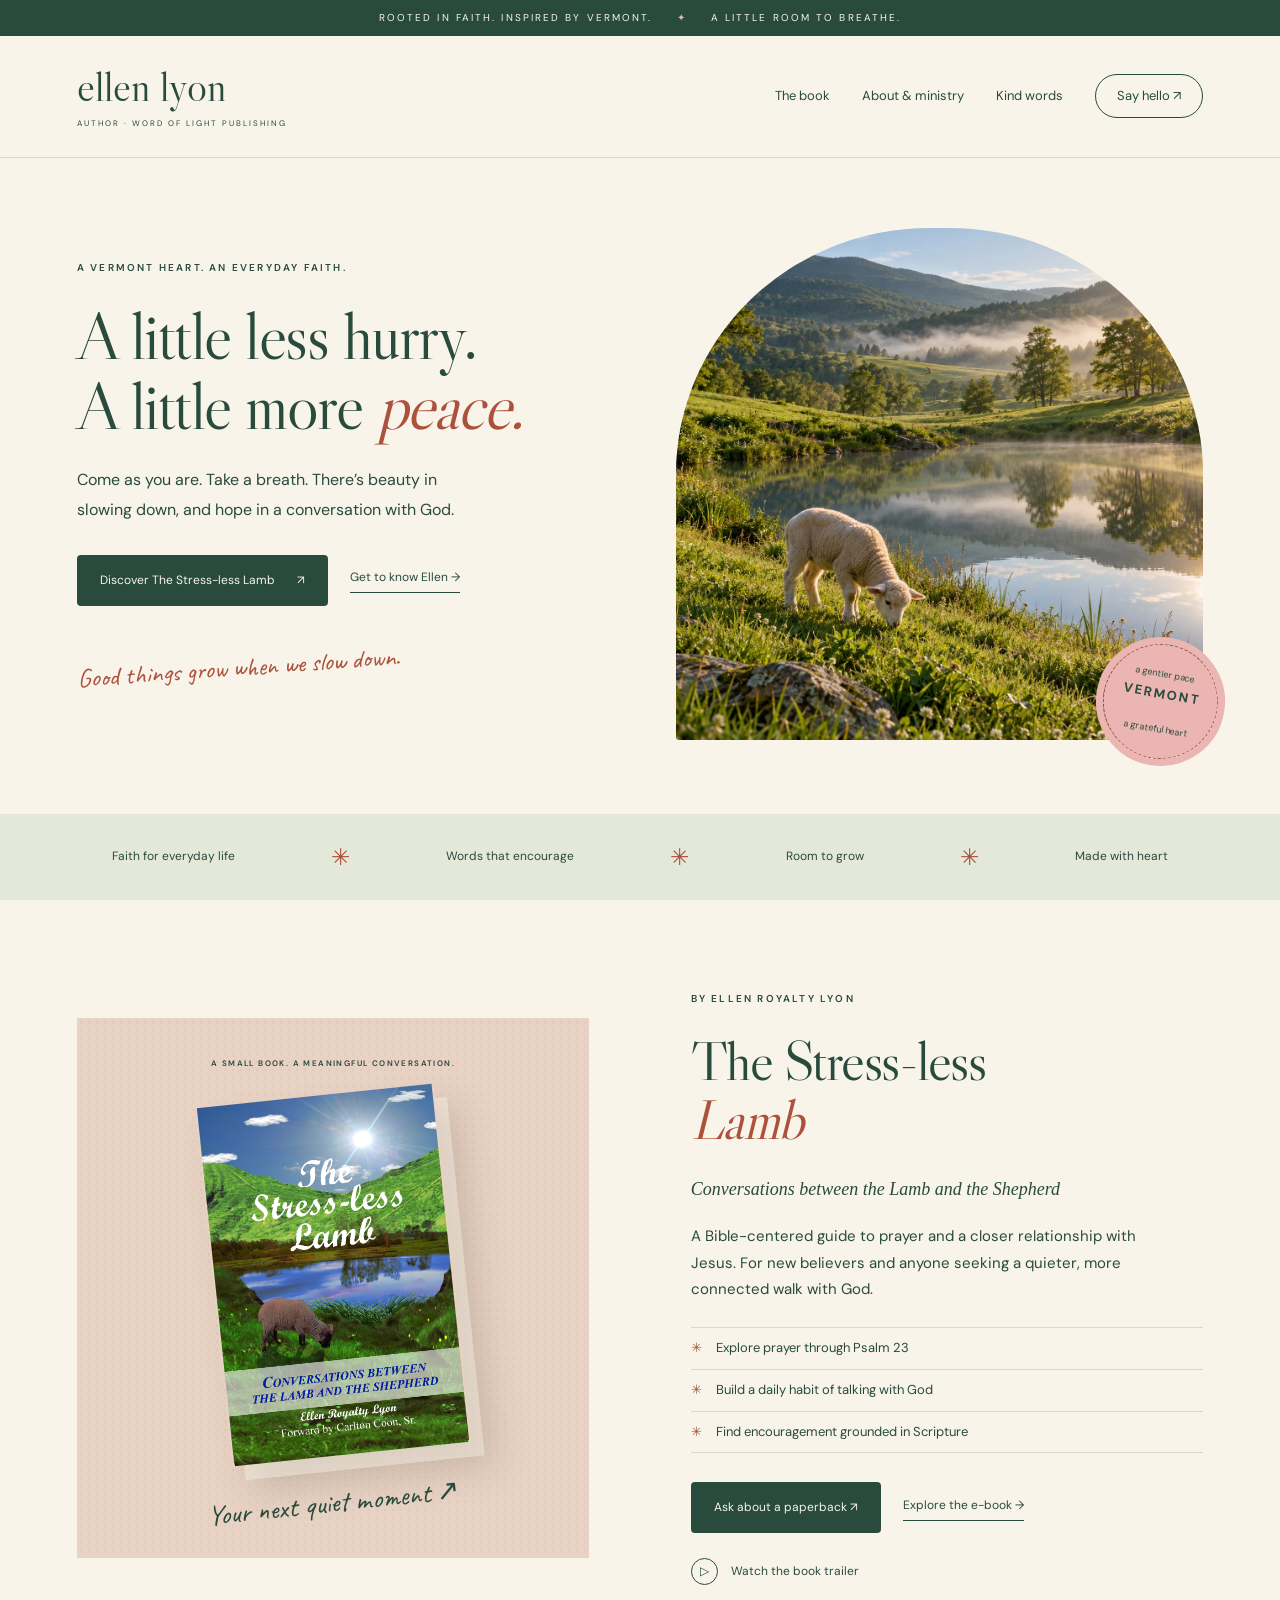
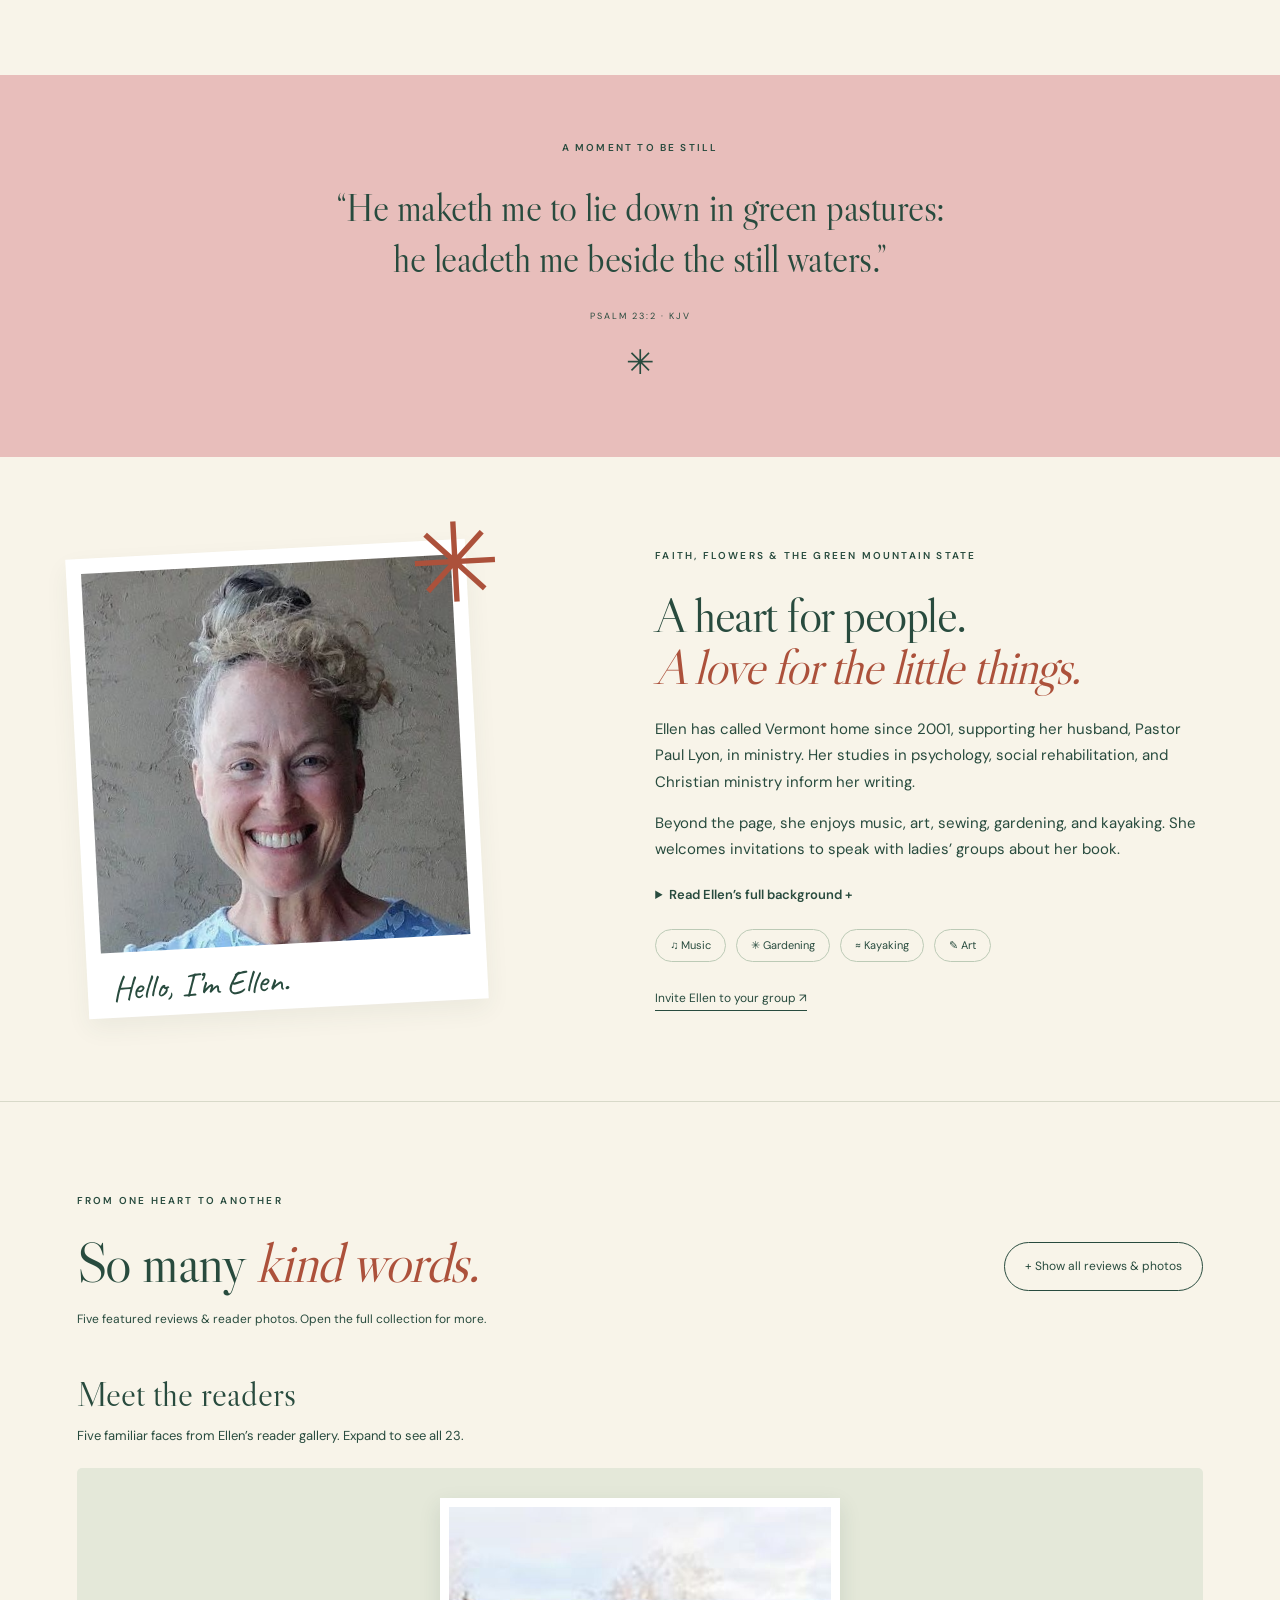
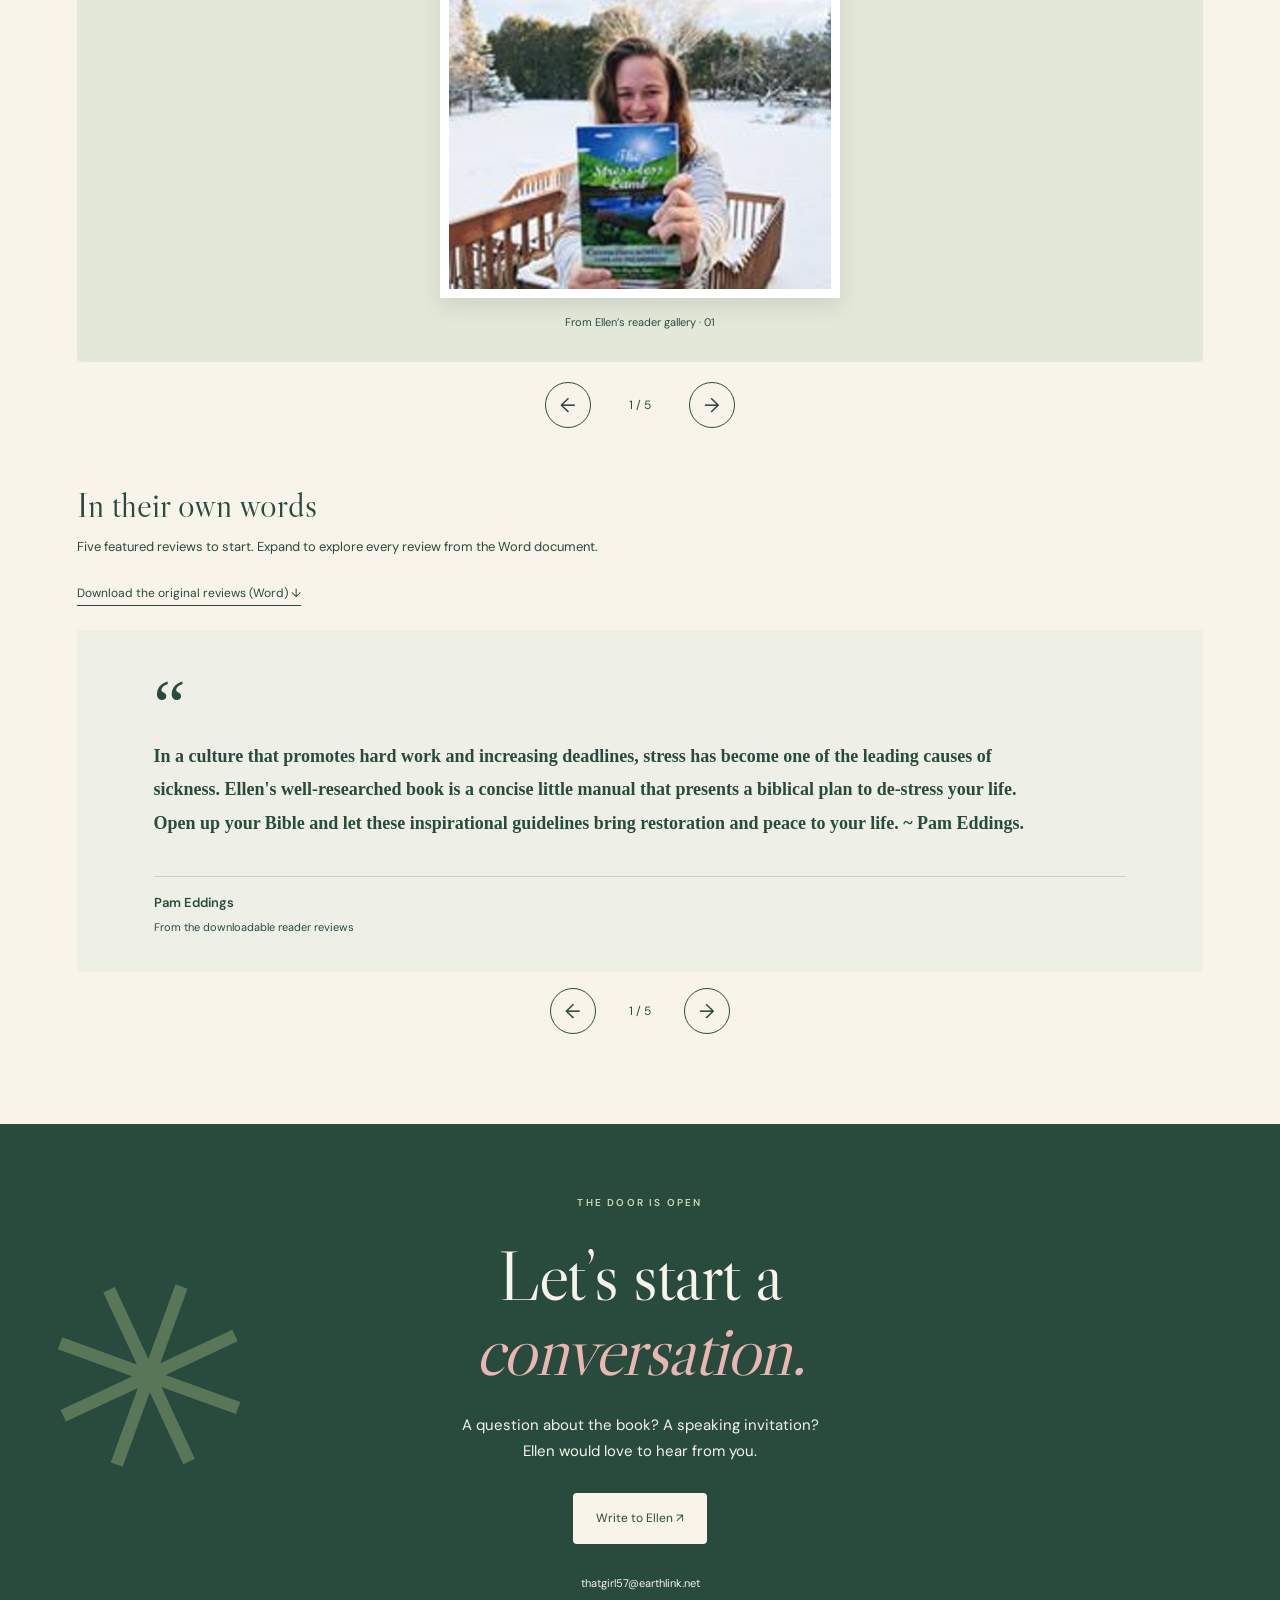
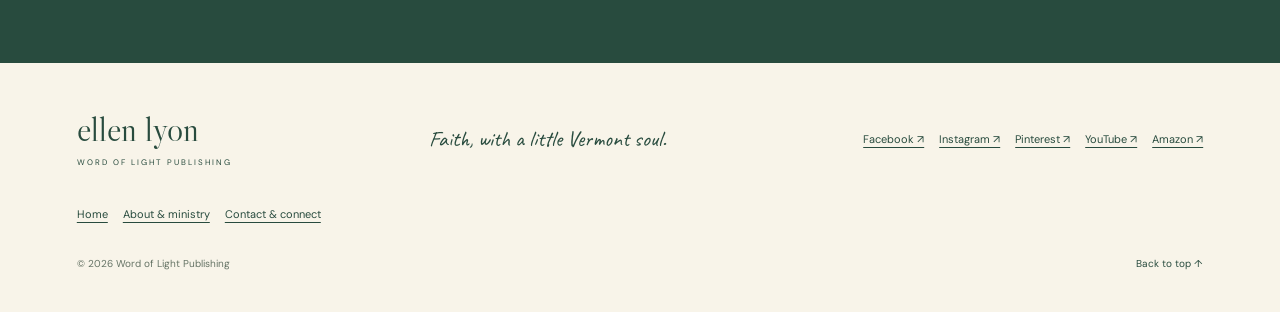
<file: index.html>
<!doctype html><html lang="en"><head><meta charset="utf-8"><meta name="viewport" content="width=device-width,initial-scale=1"><meta name="description" content="Meet Ellen Lyon, Vermont author of The Stress-less Lamb. Explore faith, prayer, and a gentler pace."><meta name="theme-color" content="#284b3e"><title>Ellen Lyon • Faith, with a little Vermont soul</title><link rel="stylesheet" href="style.css"></head><body>
<a class="skip" href="#main">Skip to content</a><div class="topline">ROOTED IN FAITH. INSPIRED BY VERMONT. <span>✦</span> A LITTLE ROOM TO BREATHE.</div>
<header><a class="brand" href="#" aria-label="Ellen Lyon home">ellen lyon<span>AUTHOR · WORD OF LIGHT PUBLISHING</span></a><button id="menu" aria-expanded="false" aria-controls="nav">Menu ☰</button><nav id="nav"><a href="#book">The book</a><a href="about-us/">About & ministry</a><a href="#readers">Kind words</a><a class="nav-contact" href="contact-us/">Say hello ↗</a></nav></header>
<main id="main"><section class="hero"><div class="hero-copy"><p class="eyebrow">A VERMONT HEART. AN EVERYDAY FAITH.</p><h1>A little less hurry.<br>A little more <em>peace.</em></h1><p class="intro">Come as you are. Take a breath. There’s beauty in slowing down, and hope in a conversation with God.</p><div class="actions"><a class="button" href="#book">Discover The Stress-less Lamb <span>↗</span></a><a class="textlink" href="#about">Get to know Ellen →</a></div><p class="handwritten">Good things grow when we slow down.</p></div><div class="art"><img src="assets/still-waters.webp" alt="A lamb grazing beside still water, with green hills and morning mist" fetchpriority="high"><div class="stamp">a gentler pace<br><b>VERMONT</b><br>a grateful heart</div></div></section>
<div class="ribbon"><span>Faith for everyday life</span><i>✳</i><span>Words that encourage</span><i>✳</i><span>Room to grow</span><i>✳</i><span>Made with heart</span></div>
<section id="book" class="book section"><div class="book-art"><span class="eyebrow">A SMALL BOOK. A MEANINGFUL CONVERSATION.</span><img src="assets/cover.jpg" alt="The Stress-less Lamb book cover by Ellen Royalty Lyon"><span class="book-note">Your next quiet moment ↗</span></div><div class="book-copy"><p class="eyebrow">BY ELLEN ROYALTY LYON</p><h2>The Stress-less<br><em>Lamb</em></h2><p class="subtitle">Conversations between the Lamb and the Shepherd</p><p>A Bible-centered guide to prayer and a closer relationship with Jesus. For new believers and anyone seeking a quieter, more connected walk with God.</p><ul class="book-points"><li>Explore prayer through Psalm 23</li><li>Build a daily habit of talking with God</li><li>Find encouragement grounded in Scripture</li></ul><div class="actions"><a class="button" href="mailto:thatgirl57@earthlink.net?subject=The%20Stress-less%20Lamb%20paperback%20inquiry">Ask about a paperback ↗</a><a class="textlink" href="https://www.amazon.com/dp/B07L6M4RPT" target="_blank" rel="noopener">Explore the e-book →</a></div><a class="trailer" href="https://youtu.be/ZJExDWwb1lk" target="_blank" rel="noopener"><span>▷</span> Watch the book trailer</a></div></section>
<section class="pause"><p class="eyebrow">A MOMENT TO BE STILL</p><h2>“He maketh me to lie down in green pastures:<br>he leadeth me beside the still waters.”</h2><p>PSALM 23:2 · KJV</p><span aria-hidden="true">✳</span></section>
<section id="about" class="about section"><div class="portrait"><img src="assets/ellen.jpg" alt="Ellen Lyon smiling" loading="lazy"><span class="portrait-label">Hello, I’m Ellen.</span><span class="flower" aria-hidden="true">✳</span></div><div><p class="eyebrow">FAITH, FLOWERS & THE GREEN MOUNTAIN STATE</p><h2>A heart for people.<br><em>A love for the little things.</em></h2><p>Ellen has called Vermont home since 2001, supporting her husband, Pastor Paul Lyon, in ministry. Her studies in psychology, social rehabilitation, and Christian ministry inform her writing.</p><p>Beyond the page, she enjoys music, art, sewing, gardening, and kayaking. She welcomes invitations to speak with ladies’ groups about her book.</p><details class="full-bio"><summary>Read Ellen’s full background +</summary><p>Ellen is a graduate of Wesley Jr. College in Delaware, West Virginia Wesleyan (BA in Social Rehabilitation and Psychology), and the Wilson Apostolic School of Theology/Hope University (Master’s in Christian Ministry with a focus in Pastoral Care). She also received a certification in Soteric Counseling from Advanced Ministry (Jerry Ensey and Lynda Allison Doty). Since 1982, Ellen has faithfully served in her local United Pentecostal Church assemblies in varying capacities (Lexington Park, Maryland, and Burlington, Vermont). She served on the New Hampshire/Vermont United Pentecostal Church Ladies committee for many years. She has supported her husband, Pastor Paul Lyon, in ministry since moving to Vermont in 2001. Her hobbies include music, art, sewing, gardening, and kayaking. Ellen would consider it an honor to speak to your ladies’ group about this book.</p><p>Since 1982, Ellen has faithfully served in her local United Pentecostal Church assemblies in varying capacities (Lexington Park, Maryland, and Burlington, Vermont). She served on the New Hampshire/Vermont United Pentecostal Church Ladies committee for many years. She has supported her husband, Pastor Paul Lyon, in ministry since moving to Vermont in 2001. Her hobbies include music, art, sewing, gardening, and kayaking. Ellen would consider it an honor to speak to your ladies’ group about this book.</p></details><div class="hobby-tags"><span>♫ Music</span><span>✳ Gardening</span><span>≈ Kayaking</span><span>✎ Art</span></div><a class="textlink" href="mailto:thatgirl57@earthlink.net?subject=Speaking%20invitation">Invite Ellen to your group ↗</a></div></section>
<section id="readers" class="readers section"><div class="reader-details"><div class="featured-heading"><div><p class="eyebrow">FROM ONE HEART TO ANOTHER</p><h2>So many <em>kind words.</em></h2><p class="summary-description">Five featured reviews & reader photos. Open the full collection for more.</p></div><button type="button" class="collection-toggle" id="collection-toggle" aria-expanded="false" aria-controls="reader-collection">+ Show all reviews & photos</button></div><div class="reader-content" id="reader-collection"><div class="gallery-heading"><h3>Meet the readers</h3><p>Five familiar faces from Ellen’s reader gallery. Expand to see all 23.</p></div><div class="photo-carousel" role="region" aria-roledescription="carousel" aria-label="Reader photographs"><div class="photo-track" id="photo-track" tabindex="0"><figure class="photo-slide" role="group" aria-roledescription="slide" aria-label="1 of 23"><img src="assets/reader-01.jpg" alt="Reader photograph 1 from Ellen Lyon’s original gallery" loading="lazy"><figcaption>From Ellen’s reader gallery · 01</figcaption></figure><figure class="photo-slide" role="group" aria-roledescription="slide" aria-label="2 of 23"><img src="assets/reader-02.jpg" alt="Reader photograph 2 from Ellen Lyon’s original gallery" loading="lazy"><figcaption>From Ellen’s reader gallery · 02</figcaption></figure><figure class="photo-slide" role="group" aria-roledescription="slide" aria-label="3 of 23"><img src="assets/reader-03.jpg" alt="Reader photograph 3 from Ellen Lyon’s original gallery" loading="lazy"><figcaption>From Ellen’s reader gallery · 03</figcaption></figure><figure class="photo-slide" role="group" aria-roledescription="slide" aria-label="4 of 23"><img src="assets/reader-04.jpg" alt="Reader photograph 4 from Ellen Lyon’s original gallery" loading="lazy"><figcaption>From Ellen’s reader gallery · 04</figcaption></figure><figure class="photo-slide" role="group" aria-roledescription="slide" aria-label="5 of 23"><img src="assets/reader-05.jpg" alt="Reader photograph 5 from Ellen Lyon’s original gallery" loading="lazy"><figcaption>From Ellen’s reader gallery · 05</figcaption></figure><figure class="photo-slide" role="group" aria-roledescription="slide" aria-label="6 of 23"><img src="assets/reader-06.jpg" alt="Reader photograph 6 from Ellen Lyon’s original gallery" loading="lazy"><figcaption>From Ellen’s reader gallery · 06</figcaption></figure><figure class="photo-slide" role="group" aria-roledescription="slide" aria-label="7 of 23"><img src="assets/reader-07.jpg" alt="Reader photograph 7 from Ellen Lyon’s original gallery" loading="lazy"><figcaption>From Ellen’s reader gallery · 07</figcaption></figure><figure class="photo-slide" role="group" aria-roledescription="slide" aria-label="8 of 23"><img src="assets/reader-08.jpg" alt="Reader photograph 8 from Ellen Lyon’s original gallery" loading="lazy"><figcaption>From Ellen’s reader gallery · 08</figcaption></figure><figure class="photo-slide" role="group" aria-roledescription="slide" aria-label="9 of 23"><img src="assets/reader-09.jpg" alt="Reader photograph 9 from Ellen Lyon’s original gallery" loading="lazy"><figcaption>From Ellen’s reader gallery · 09</figcaption></figure><figure class="photo-slide" role="group" aria-roledescription="slide" aria-label="10 of 23"><img src="assets/reader-10.jpg" alt="Reader photograph 10 from Ellen Lyon’s original gallery" loading="lazy"><figcaption>From Ellen’s reader gallery · 10</figcaption></figure><figure class="photo-slide" role="group" aria-roledescription="slide" aria-label="11 of 23"><img src="assets/reader-11.jpg" alt="Reader photograph 11 from Ellen Lyon’s original gallery" loading="lazy"><figcaption>From Ellen’s reader gallery · 11</figcaption></figure><figure class="photo-slide" role="group" aria-roledescription="slide" aria-label="12 of 23"><img src="assets/reader-12.jpg" alt="Reader photograph 12 from Ellen Lyon’s original gallery" loading="lazy"><figcaption>From Ellen’s reader gallery · 12</figcaption></figure><figure class="photo-slide" role="group" aria-roledescription="slide" aria-label="13 of 23"><img src="assets/reader-13.jpg" alt="Reader photograph 13 from Ellen Lyon’s original gallery" loading="lazy"><figcaption>From Ellen’s reader gallery · 13</figcaption></figure><figure class="photo-slide" role="group" aria-roledescription="slide" aria-label="14 of 23"><img src="assets/reader-14.jpg" alt="Reader photograph 14 from Ellen Lyon’s original gallery" loading="lazy"><figcaption>From Ellen’s reader gallery · 14</figcaption></figure><figure class="photo-slide" role="group" aria-roledescription="slide" aria-label="15 of 23"><img src="assets/reader-15.jpg" alt="Reader photograph 15 from Ellen Lyon’s original gallery" loading="lazy"><figcaption>From Ellen’s reader gallery · 15</figcaption></figure><figure class="photo-slide" role="group" aria-roledescription="slide" aria-label="16 of 23"><img src="assets/reader-16.jpg" alt="Reader photograph 16 from Ellen Lyon’s original gallery" loading="lazy"><figcaption>From Ellen’s reader gallery · 16</figcaption></figure><figure class="photo-slide" role="group" aria-roledescription="slide" aria-label="17 of 23"><img src="assets/reader-17.jpg" alt="Reader photograph 17 from Ellen Lyon’s original gallery" loading="lazy"><figcaption>From Ellen’s reader gallery · 17</figcaption></figure><figure class="photo-slide" role="group" aria-roledescription="slide" aria-label="18 of 23"><img src="assets/reader-18.jpg" alt="Reader photograph 18 from Ellen Lyon’s original gallery" loading="lazy"><figcaption>From Ellen’s reader gallery · 18</figcaption></figure><figure class="photo-slide" role="group" aria-roledescription="slide" aria-label="19 of 23"><img src="assets/reader-19.jpg" alt="Reader photograph 19 from Ellen Lyon’s original gallery" loading="lazy"><figcaption>From Ellen’s reader gallery · 19</figcaption></figure><figure class="photo-slide" role="group" aria-roledescription="slide" aria-label="20 of 23"><img src="assets/reader-20.jpg" alt="Reader photograph 20 from Ellen Lyon’s original gallery" loading="lazy"><figcaption>From Ellen’s reader gallery · 20</figcaption></figure><figure class="photo-slide" role="group" aria-roledescription="slide" aria-label="21 of 23"><img src="assets/reader-21.jpg" alt="Reader photograph 21 from Ellen Lyon’s original gallery" loading="lazy"><figcaption>From Ellen’s reader gallery · 21</figcaption></figure><figure class="photo-slide" role="group" aria-roledescription="slide" aria-label="22 of 23"><img src="assets/reader-22.jpg" alt="Reader photograph 22 from Ellen Lyon’s original gallery" loading="lazy"><figcaption>From Ellen’s reader gallery · 22</figcaption></figure><figure class="photo-slide" role="group" aria-roledescription="slide" aria-label="23 of 23"><img src="assets/reader-23.jpg" alt="Reader photograph 23 from Ellen Lyon’s original gallery" loading="lazy"><figcaption>From Ellen’s reader gallery · 23</figcaption></figure></div><div class="carousel-controls"><button type="button" id="photo-prev" aria-label="Previous reader photograph">←</button><span id="photo-count" aria-live="polite" aria-atomic="true">1 / 5</span><button type="button" id="photo-next" aria-label="Next reader photograph">→</button></div></div><div class="gallery-heading review-heading"><h3>In their own words</h3><p>Five featured reviews to start. Expand to explore every review from the Word document.</p><a class="textlink" href="assets/reader-reviews.docx" download>Download the original reviews (Word) ↓</a></div><div class="review-carousel" role="region" aria-roledescription="carousel" aria-label="Reader reviews"><div class="reviews" id="review-track" tabindex="0"><article class="review-slide" role="group" aria-roledescription="slide" aria-label="1 of 19"><span class="quote-mark" aria-hidden="true">“</span><div class="review-full-text"><p>In a culture that promotes hard work and increasing deadlines, stress has become one of the leading causes of sickness. Ellen&#x27;s well-researched book is a concise little manual that presents a biblical plan to de-stress your life. Open up your Bible and let these inspirational guidelines bring restoration and peace to your life. ~ Pam Eddings.</p></div><div class="review-attribution">Pam Eddings<small>From the downloadable reader reviews</small></div></article><article class="review-slide" role="group" aria-roledescription="slide" aria-label="2 of 19"><span class="quote-mark" aria-hidden="true">“</span><div class="review-full-text"><p>The deep Biblical insight and compassion for people that is rooted in Ellen R. Lyon’s heart reaches out through the pages of The Stress-Less Lamb.  This is not just another book that tells the reader how to deal with stress from a Biblical view, it is a handbook that shows the reader how to connect with Jesus Christ, the Prince of Peace, through masterfully focused, step-by-step, Biblical prayer. Diana Sullivan</p></div><div class="review-attribution">Diana Sullivan<small>From the downloadable reader reviews</small></div></article><article class="review-slide" role="group" aria-roledescription="slide" aria-label="3 of 19"><span class="quote-mark" aria-hidden="true">“</span><div class="review-full-text"><p>As we spend time with The Lord His ways become written in our hearts. This book not only offers a pleasant approach towards praying the 23rd Psalms, but inspires faith to trust in our loving God, Jesus Christ. I love this — “His words become engrafted into our soul through repeated and continual dialogue with God.” (Pp 80-81)</p><p>The stories behind the flowers and book cover contribute comfort and warmth to your book.</p><p>Dr. Michelle Hart </p><p>Licensed Minister Licensed Clinical Counselor</p><p>Grief and Loss Specialist</p><p>Pastoral Care MS</p><p>Doctorate Temperament Counseling</p><p>Soteric Counseling</p></div><div class="review-attribution">Dr. Michelle Hart<small>From the downloadable reader reviews</small></div></article><article class="review-slide" role="group" aria-roledescription="slide" aria-label="4 of 19"><span class="quote-mark" aria-hidden="true">“</span><div class="review-full-text"><p>It was amazing how Ellen was able to take a Scripture and make it come alive. She turned the Word into a prayer that anyone could pray. It was powerful, deep, comforting, full of life, and ministered to the one reading it. It was beautiful and obviously took a lot of prayer and hard work to produce. It was reviving to the soul, filled one with hope and joy. The words spoke of awe and were filled with much inspiration. It was powerful, deep, comforting, full of life, reviving to the soul.  Charlye Darland</p></div><div class="review-attribution">Charlye Darland<small>From the downloadable reader reviews</small></div></article><article class="review-slide" role="group" aria-roledescription="slide" aria-label="5 of 19"><span class="quote-mark" aria-hidden="true">“</span><div class="review-full-text"><p>Can I say wow!? Stress-less Lamb was a very powerful book full of knowledge and vital life teachings, that left me feeling both empowered and encouraged. The stresses of life are all too familiar to many, and this book will give you great godly advice on how to tackle those situations as they arise and how to prevent them from causing you long term heartache and chaos. Every aspect of this book is confirmed by scripture and Sister Ellen Lyon&#x27;s own personal experiences, which makes this book tremendously relatable to the reader. I think it was a powerful book! I can&#x27;t wait to read your next book!    Luby Reddic</p></div><div class="review-attribution">Luby Reddic<small>From the downloadable reader reviews</small></div></article><article class="review-slide" role="group" aria-roledescription="slide" aria-label="6 of 19"><span class="quote-mark" aria-hidden="true">“</span><div class="review-full-text"><p>Very helpful information. I especially liked how you used Psalm 23 for instruction in prayer. Quite practical and applicable. As the introduction states, this book is a good resource for Christians just beginning their journey with God. The author addresses such key concepts as recognizing and controlling harmful thinking and meditating on God&#x27;s Word in order to manage stress. Using Psalm 23 for learning how to pray and address daily stressors is an invaluable tool for any Christian, as the author&#x27;s personal experience exemplifies. God bless you and your efforts, Sue Cousino</p></div><div class="review-attribution">Sue Cousino<small>From the downloadable reader reviews</small></div></article><article class="review-slide" role="group" aria-roledescription="slide" aria-label="7 of 19"><span class="quote-mark" aria-hidden="true">“</span><div class="review-full-text"><p>The &quot;Stress Less Lamb” is thorough and gives insightful helps for those who do not know God and His love for all humankind. It also helps those who have newly come to a knowledge of and relationship with God. Ellen beautifully explains how that relationship begins in a powerful and thrilling manner.  How to pray the scriptures is so essential. Taking someone through the learning process of what sin is and does and what a life outside of a Christ centered life is, was well done. Leading others to learn to lean on Jesus on their own, developing that personal intimate relationship with the lover of their/our souls for our personal strength and comfort and peace is evident throughout The Stress Less Lamb. I certainly can see this book used in a home group setting as each facet of the Twenty Third Psalm is deeply explored. A book worth the read, and reread. Julie Carter</p></div><div class="review-attribution">Julie Carter<small>From the downloadable reader reviews</small></div></article><article class="review-slide" role="group" aria-roledescription="slide" aria-label="8 of 19"><span class="quote-mark" aria-hidden="true">“</span><div class="review-full-text"><p>A book for all to enjoy and if applied you shall surely grow in your spiritual journey. It will help us in so many ways as we continue on our walk with the Lord. I’m looking forward to finishing it and growing closer to God.  Deb Titus</p></div><div class="review-attribution">Deb Titus<small>From the downloadable reader reviews</small></div></article><article class="review-slide" role="group" aria-roledescription="slide" aria-label="9 of 19"><span class="quote-mark" aria-hidden="true">“</span><div class="review-full-text"><p>I just finished reading your book. I could not put the book down once l started reading it. I found this book very helpful and inspiring, l will reread this book several times. Thank you for writing this book. I especially like the stories behind the pictures. Connie Woodworth.</p></div><div class="review-attribution">Connie Woodworth<small>From the downloadable reader reviews</small></div></article><article class="review-slide" role="group" aria-roledescription="slide" aria-label="10 of 19"><span class="quote-mark" aria-hidden="true">“</span><div class="review-full-text"><p>This is a great book and well structured. I pray that it has the impact that it is written for. We need to have some special prayers for the Holy Spirit to touch people to rush for it. </p><p>Sefakor Komabu-Pomeyie, Founder &amp; President, EEPD AFRICA </p></div><div class="review-attribution">Sefakor Komabu-Pomeyie<small>From the downloadable reader reviews</small></div></article><article class="review-slide" role="group" aria-roledescription="slide" aria-label="11 of 19"><span class="quote-mark" aria-hidden="true">“</span><div class="review-full-text"><p>After reading Ellen Lyon’s book, THE STRESSLESS LAMB, it brought the 23 Psalm home to me in a way that just reading it didn’t. Bringing the companion verses from the NT was really helpful to me. I would definitely give this book to my friends and family to read.  Joanne Blinston</p></div><div class="review-attribution">Joanne Blinston<small>From the downloadable reader reviews</small></div></article><article class="review-slide" role="group" aria-roledescription="slide" aria-label="12 of 19"><span class="quote-mark" aria-hidden="true">“</span><div class="review-full-text"><p>In her book, Ellen Lyon, using scripture points us to the Shepherd, Jesus Christ, showing the reader that although life isn’t always easy, He is always there for us. Using the twenty third Psalm she gives us an example of how to pray with the scripture. I found this book to be helpful in praying the scripture by using other scripture along with the verse you are reading. Jane Howe</p></div><div class="review-attribution">Jane Howe<small>From the downloadable reader reviews</small></div></article><article class="review-slide" role="group" aria-roledescription="slide" aria-label="13 of 19"><span class="quote-mark" aria-hidden="true">“</span><div class="review-full-text"><p>The Stress-Less Lamb allows the reader to ponder and rethink their life experiences after each chapter, with cleverly written questions to ask yourself. This book allows you to understand the message but most importantly, understand yourself in His divine calling. Abel Uribe</p></div><div class="review-attribution">Abel Uribe<small>From the downloadable reader reviews</small></div></article><article class="review-slide" role="group" aria-roledescription="slide" aria-label="14 of 19"><span class="quote-mark" aria-hidden="true">“</span><div class="review-full-text"><p>With The Stress-less Lamb, Ellen Lyon is able to combine practical advice with the passionate pursuit of God.  Mrs. Lyon shares deeply personal struggles with her readers, offering them a heart-felt and honest example of the transformative power of the love of Christ.  Both challenging and encouraging, this guide book admonishes the believer to push further into the Presence of God, shunning the solutions to stress offered by the world we live in.  As one reads through each chapter, you will experience the genuine desire of the author for each child of God to press in to Chirst, rely on the Holy Spirit and receive the peace that passes all understanding.  Sarah Hamilton</p></div><div class="review-attribution">Sarah Hamilton<small>From the downloadable reader reviews</small></div></article><article class="review-slide" role="group" aria-roledescription="slide" aria-label="15 of 19"><span class="quote-mark" aria-hidden="true">“</span><div class="review-full-text"><p>Prayer and the Word of God are an essential part of your walk with Jesus. Recently I read “The Stress-Less Lamb” written by Ellen Royalty Lyon. Sister Ellen Lyon has been a part of our NH/VT UPCI District for 17 years and I have been blessed to know her. I find her to be a women that desires greatly to see others know the Lord as she does! Her love and heart felt sympathy for the lost and broken found it’s way into her book. </p><p>“The Stress-Lamb” encourages you to build a relationship with Jesus through His word when seeking peace of mind. The writer quotes, “He does not force His will upon humanity but gives mankind an opportunity to be to be led by Him.” Sis. Lyon shares not only life application to help relate to the reader, but personal scripture that over her years experience has helped her and others find peace in a mind of turmoil. Not only did she put her personal touch of her own illustrations, that have depth and meaning but at the end of each chapter she has questions to help you apply it to your life. For those who are not sure how to pray scripture. The writer shares prayers of the scripture to help you apply the Word of God to your personal situation. In all, I would recommend this book to anyone who is searching to apply a deeper spiritual depth of God’s Word to the brokenness of one’s mind and heart that can bring tremendous healing in ways that only Jesus can complete! Blessing, Rev. Tammy Griggs</p></div><div class="review-attribution">Rev. Tammy Griggs<small>From the downloadable reader reviews</small></div></article><article class="review-slide" role="group" aria-roledescription="slide" aria-label="16 of 19"><span class="quote-mark" aria-hidden="true">“</span><div class="review-full-text"><p>Who wouldn’t like to live a less stressful life?   Ellen Lyon will help you do just that in her book The Stress-less Lamb.  She handles the subject of Christian maturity in a warm and natural tone, with a well-developed overview of stress’ consequences. She includes many practical suggestions for minimizing stress, including an excellent chapter on personal thought-life.  A heart-felt and in-depth study of Psalm 23 helps the reader align their life to God’s purposes.  The reader gains spiritual stability through learning to more fully rely on the Lord in stormy times.  The Stress-less Lamb will enhance your ability to incorporate God’s word into your life.</p><p>Lynne Millette        11/24/18</p></div><div class="review-attribution">Lynne Millette<small>From the downloadable reader reviews</small></div></article><article class="review-slide" role="group" aria-roledescription="slide" aria-label="17 of 19"><span class="quote-mark" aria-hidden="true">“</span><div class="review-full-text"><p>Realizing the present state of millions of people who are standing on a miry clay, with uncertainty looming high like a dark cloud in a silver lining, Ellen Royalty Lyon has brought out a wonderful book ,” The stress-less Lamb”. The book clearly enlightens us of the reality that it is best to cast our burdens to Christ and allow His compassion , mercy and grace to help us in our journey through life which is interspersed with challenges at every step.</p><p>This book clearly affirms the truth that without God,  we are likely to be enveloped in a stress filled atmosphere where stress may invade every area of life, making it impossible for us to move forward. But, when we carry our burdens to God and rely on His help, his mighty strength is felt in us. The author clearly exhorts us to purely internalize the Word of God  and to remain sensitive to the voice of God.</p><p>The book also reveals the world’s trend of escaping stress which is by indulging in alcoholism, drugs and other malpractices which give people  a temporary relief and then plunge them  into an abyss of helplessness where in they loose all human qualities and degrade themselves with inhuman and repressive ways. Paradoxically, the book  brings to light the dire necessity of people to diligently seek God and patiently wait on Him for resolutions, clearly emphasizing that God alone can supply us answers when all doors of solutions are closed against us.</p><p>In her book,  Ellen Royalty Lyon also tries to lift people who are over burdened under the yolk of guilt of sin by reassuring them that God is faithful and just enough to forgive them their  sins through the blood of Jesus if they ask for forgiveness. Moreover, the book clearly points out to us the word of God as the curtain that opens to us our relationship with God, our creator, where in we find God as our shepherd and we as sheep which is well defined in Psalm 23.</p><p>The book continues with each line of Psalm 23 clearly elucidated, followed by a prayer where we  are asked to surrender ourselves as sheep in God’s fold and talk to the shepherd  aloud for he  is sure to listen to us and lead us to the green pastures and everlasting glory.</p><p> I thank and praise God for using Ellen Royalty Lyon for prompting her to bring out such a beautiful book that contains the quint essence of life and the latent truth that lies in the Word of God to help people lead a stress free life in this world of confusion.</p><p> My best wishes  and blessings  to Ellen Royalty Lyon for this book ! Let this book reach billions of people weighed down by guilt, depression and stress  so that they find a ray of hope and light through the Word of God as revealed in this book. ‘ The Stress –less Lamb’.</p><p>I thoroughly enjoyed your book, Ellen.</p><p>It is a book that I would want for my own library.</p><p>It was thought provoking , inspiring and encouraging. A beautiful illustrated journey with Our Lord Jesus Christ. How He is all and everything we will ever need to journey this life victoriously. Who He is through His Word and how to enter into His presence through His Word. John 1:1  He is the living word wanting to give living water to any who seeks Him to give us life more abundantly.</p><p>Thank you for the opportunity to travel with you through your spiritual relationship with Jesus. </p><p>Jolly Jacob, OM in Global Media Outreach and IELTS Trainer, India</p></div><div class="review-attribution">Jolly Jacob<small>From the downloadable reader reviews</small></div></article><article class="review-slide" role="group" aria-roledescription="slide" aria-label="18 of 19"><span class="quote-mark" aria-hidden="true">“</span><p>Ellen Lyon has tackled a challenging topic from the perspective of experience. Her thoughts and portrayal of how to let Jesus Christ have our increasing seasons of difficulty is instructive. The material is both thoughtful and thought-provoking.  This speaks to where life is truly lived.  We must not despair at the abundance of sin or the pressure to conform; instead we take those things to the Lord Jesus. She helps coax us and coach us toward that sort of behavior.</p><div>Carlton Coon, Sr.<small>From the foreword</small></div></article><article class="review-slide" role="group" aria-roledescription="slide" aria-label="19 of 19"><span class="quote-mark" aria-hidden="true">“</span><p>In &quot;The Stress-Less Lamb,&quot; you will find keys for developing the habits of listening for the voice of the Shepherd and learning to relax and enjoy those times of communion. During those times of quietness, you can release your stresses to the lover of your soul and the tensions will leave your mind and body. &quot;And the peace of God, which passeth all understanding, shall keep your hearts and minds through Christ Jesus.&quot; (Philippians 4:7)</p><div>Ellen Royalty Lyon<small>Author</small></div></article></div><div class="carousel-controls"><button type="button" id="review-prev" aria-label="Previous review">←</button><span id="review-count" aria-live="polite" aria-atomic="true">1 / 5</span><button type="button" id="review-next" aria-label="Next review">→</button></div></div></div></div></section>
<section id="contact" class="contact"><div class="contact-flower" aria-hidden="true">✳</div><p class="eyebrow">THE DOOR IS OPEN</p><h2>Let’s start a<br><em>conversation.</em></h2><p>A question about the book? A speaking invitation?<br>Ellen would love to hear from you.</p><a class="button light" href="mailto:thatgirl57@earthlink.net">Write to Ellen ↗</a><div class="contact-details"><a href="mailto:thatgirl57@earthlink.net">thatgirl57@earthlink.net</a></div></section></main>
<footer><a class="brand" href="#">ellen lyon<span>WORD OF LIGHT PUBLISHING</span></a><p>Faith, with a little Vermont soul.</p><div class="social-links"><a href="https://www.facebook.com/profile.php?id=100064102115032" target="_blank" rel="noopener">Facebook ↗</a><a href="https://www.instagram.com/ellen.lyon57" target="_blank" rel="noopener">Instagram ↗</a><a href="https://www.pinterest.com/nellenlyon/" target="_blank" rel="noopener">Pinterest ↗</a><a href="https://www.youtube.com/@ellenlyon8050" target="_blank" rel="noopener">YouTube ↗</a><a href="https://www.amazon.com/s?i=digital-text&amp;rh=p_27%3AEllen%2BRoyalty%2BLyon&amp;s=relevancerank&amp;text=Ellen+Royalty+Lyon" target="_blank" rel="noopener">Amazon ↗</a></div><div class="footer-pages"><a href="index.html">Home</a><a href="about-us/">About & ministry</a><a href="contact-us/">Contact & connect</a></div><small>© <span id="year"></span> Word of Light Publishing</small><a href="#">Back to top ↑</a></footer><script src="script.js"></script></body></html>
</file>
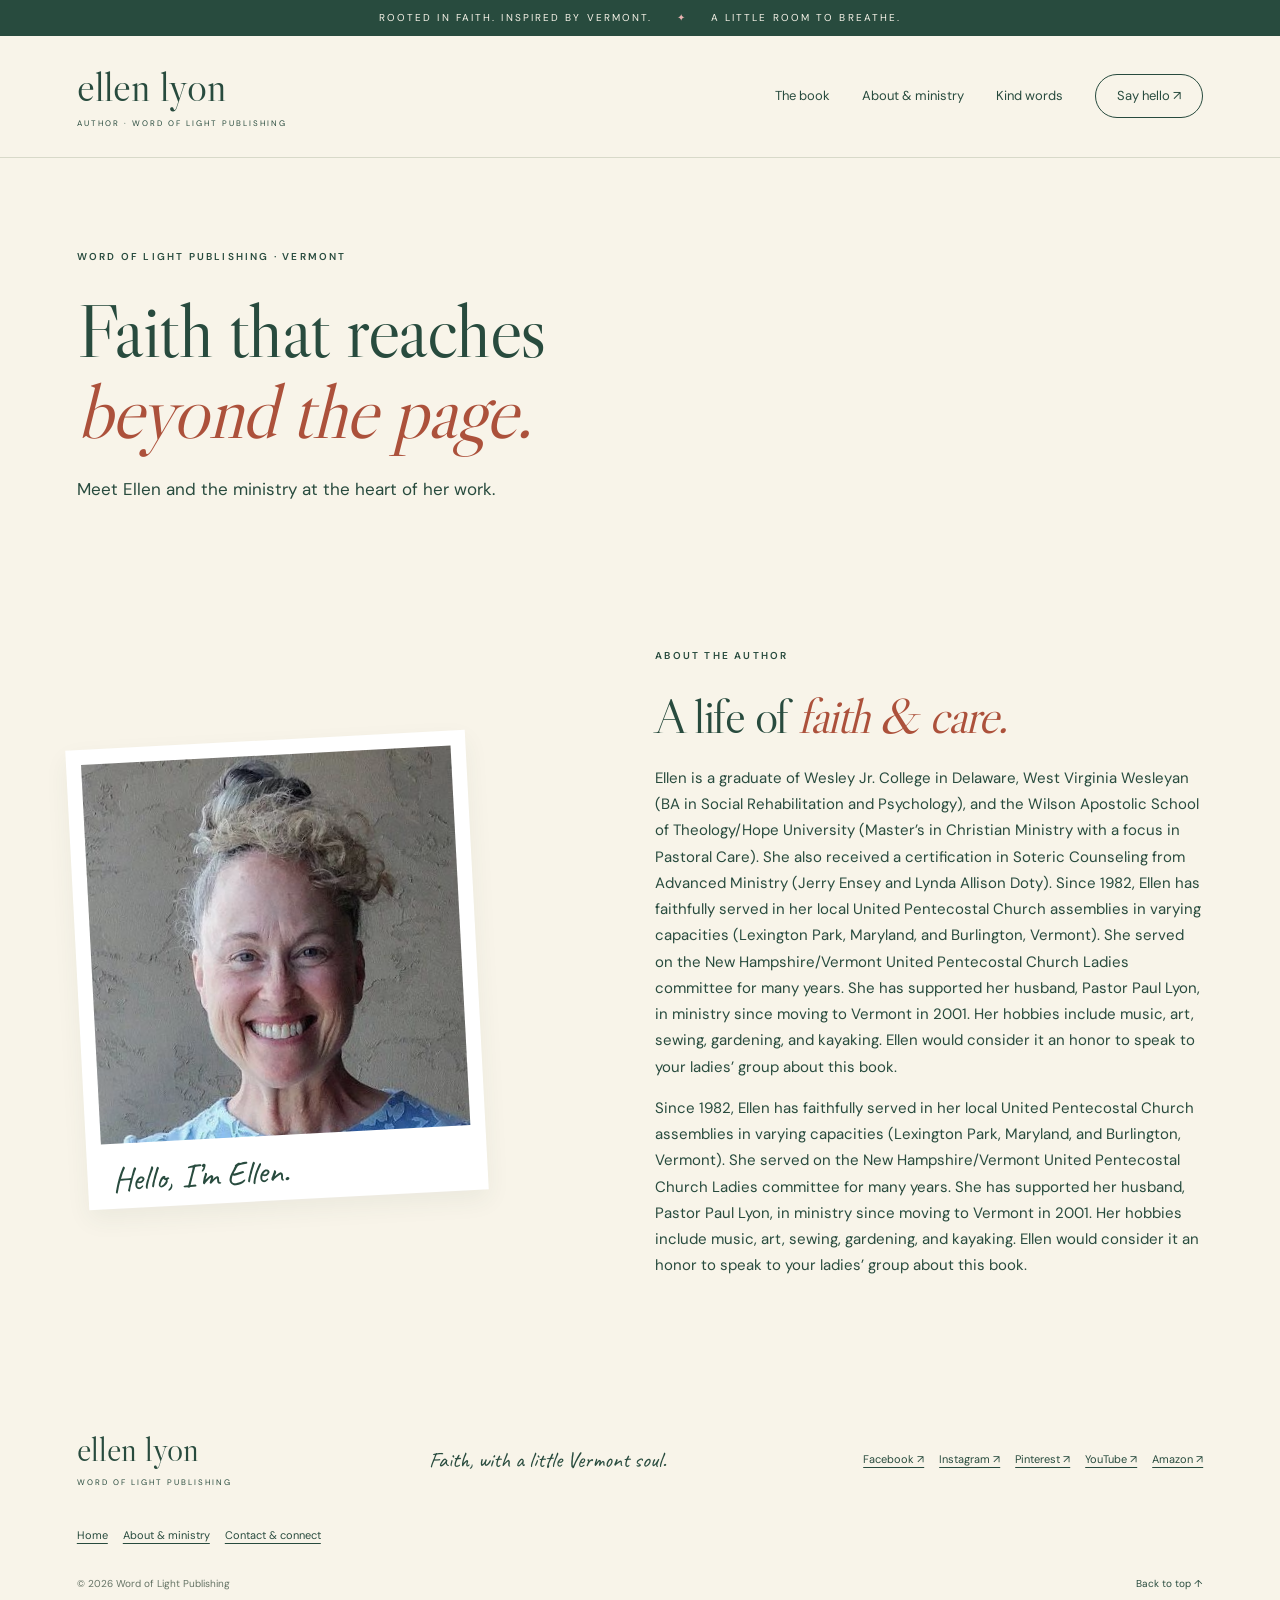
<file: about-us/index.html>
<!doctype html><html lang="en"><head><meta charset="utf-8"><meta name="viewport" content="width=device-width,initial-scale=1"><meta name="description" content="Meet Ellen Lyon, Vermont author of The Stress-less Lamb. Explore faith, prayer, and a gentler pace."><meta name="theme-color" content="#284b3e"><title>About & Ministry | Ellen Lyon</title><link rel="stylesheet" href="../style.css"></head><body>
<a class="skip" href="#main">Skip to content</a><div class="topline">ROOTED IN FAITH. INSPIRED BY VERMONT. <span>✦</span> A LITTLE ROOM TO BREATHE.</div>
<header><a class="brand" href="../index.html" aria-label="Ellen Lyon home">ellen lyon<span>AUTHOR · WORD OF LIGHT PUBLISHING</span></a><button id="menu" aria-expanded="false" aria-controls="nav">Menu ☰</button><nav id="nav"><a href="../index.html#book">The book</a><a href="../about-us/">About & ministry</a><a href="../index.html#readers">Kind words</a><a class="nav-contact" href="../contact-us/">Say hello ↗</a></nav></header>
<main id="main"><section class="page-intro section"><p class="eyebrow">WORD OF LIGHT PUBLISHING · VERMONT</p><h1>Faith that reaches<br><em>beyond the page.</em></h1><p>Meet Ellen and the ministry at the heart of her work.</p></section><section class="about section"><div class="portrait"><img src="../assets/ellen.jpg" alt="Ellen Lyon"><span class="portrait-label">Hello, I’m Ellen.</span></div><div><p class="eyebrow">ABOUT THE AUTHOR</p><h2>A life of <em>faith & care.</em></h2><p>Ellen is a graduate of Wesley Jr. College in Delaware, West Virginia Wesleyan (BA in Social Rehabilitation and Psychology), and the Wilson Apostolic School of Theology/Hope University (Master’s in Christian Ministry with a focus in Pastoral Care). She also received a certification in Soteric Counseling from Advanced Ministry (Jerry Ensey and Lynda Allison Doty). Since 1982, Ellen has faithfully served in her local United Pentecostal Church assemblies in varying capacities (Lexington Park, Maryland, and Burlington, Vermont). She served on the New Hampshire/Vermont United Pentecostal Church Ladies committee for many years. She has supported her husband, Pastor Paul Lyon, in ministry since moving to Vermont in 2001. Her hobbies include music, art, sewing, gardening, and kayaking. Ellen would consider it an honor to speak to your ladies’ group about this book.</p><p>Since 1982, Ellen has faithfully served in her local United Pentecostal Church assemblies in varying capacities (Lexington Park, Maryland, and Burlington, Vermont). She served on the New Hampshire/Vermont United Pentecostal Church Ladies committee for many years. She has supported her husband, Pastor Paul Lyon, in ministry since moving to Vermont in 2001. Her hobbies include music, art, sewing, gardening, and kayaking. Ellen would consider it an honor to speak to your ladies’ group about this book.</p></div></section></main><footer><a class="brand" href="../index.html">ellen lyon<span>WORD OF LIGHT PUBLISHING</span></a><p>Faith, with a little Vermont soul.</p><div class="social-links"><a href="https://www.facebook.com/profile.php?id=100064102115032" target="_blank" rel="noopener">Facebook ↗</a><a href="https://www.instagram.com/ellen.lyon57" target="_blank" rel="noopener">Instagram ↗</a><a href="https://www.pinterest.com/nellenlyon/" target="_blank" rel="noopener">Pinterest ↗</a><a href="https://www.youtube.com/@ellenlyon8050" target="_blank" rel="noopener">YouTube ↗</a><a href="https://www.amazon.com/s?i=digital-text&amp;rh=p_27%3AEllen%2BRoyalty%2BLyon&amp;s=relevancerank&amp;text=Ellen+Royalty+Lyon" target="_blank" rel="noopener">Amazon ↗</a></div><div class="footer-pages"><a href="../index.html">Home</a><a href="../about-us/">About & ministry</a><a href="../contact-us/">Contact & connect</a></div><small>© <span id="year"></span> Word of Light Publishing</small><a href="../index.html">Back to top ↑</a></footer><script src="../script.js"></script></body></html>
</file>
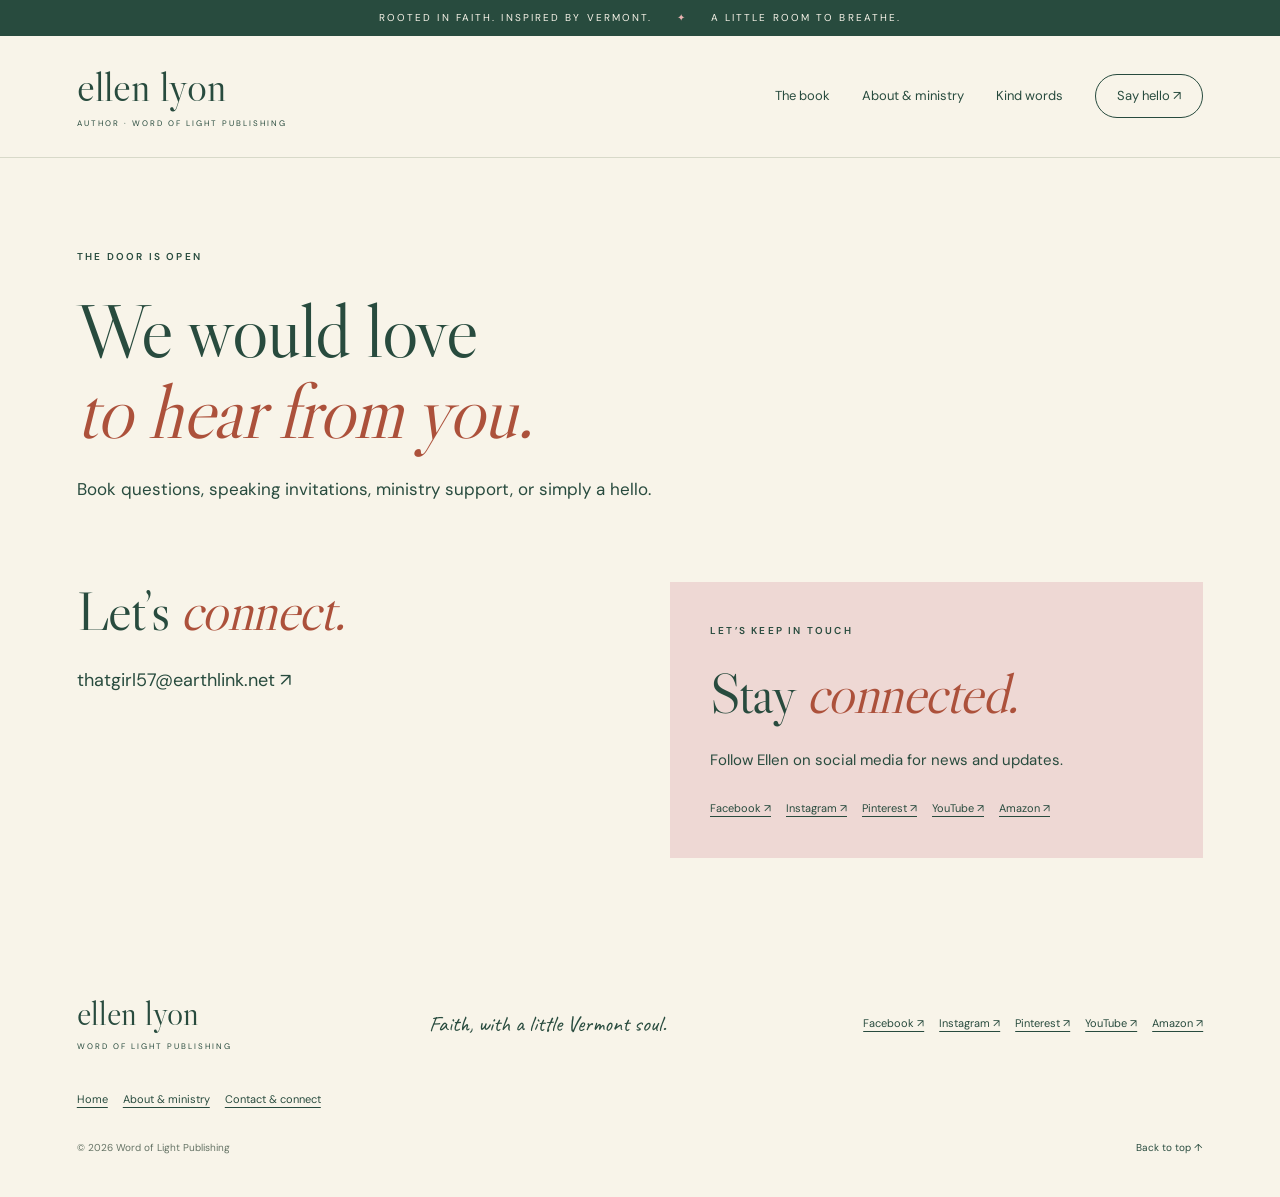
<file: contact-us/index.html>
<!doctype html><html lang="en"><head><meta charset="utf-8"><meta name="viewport" content="width=device-width,initial-scale=1"><meta name="description" content="Meet Ellen Lyon, Vermont author of The Stress-less Lamb. Explore faith, prayer, and a gentler pace."><meta name="theme-color" content="#284b3e"><title>Contact & Connect | Ellen Lyon</title><link rel="stylesheet" href="../style.css"></head><body>
<a class="skip" href="#main">Skip to content</a><div class="topline">ROOTED IN FAITH. INSPIRED BY VERMONT. <span>✦</span> A LITTLE ROOM TO BREATHE.</div>
<header><a class="brand" href="../index.html" aria-label="Ellen Lyon home">ellen lyon<span>AUTHOR · WORD OF LIGHT PUBLISHING</span></a><button id="menu" aria-expanded="false" aria-controls="nav">Menu ☰</button><nav id="nav"><a href="../index.html#book">The book</a><a href="../about-us/">About & ministry</a><a href="../index.html#readers">Kind words</a><a class="nav-contact" href="../contact-us/">Say hello ↗</a></nav></header>
<main id="main"><section class="page-intro section"><p class="eyebrow">THE DOOR IS OPEN</p><h1>We would love<br><em>to hear from you.</em></h1><p>Book questions, speaking invitations, ministry support, or simply a hello.</p></section><section class="contact-page section"><div><h2>Let’s <em>connect.</em></h2><a class="contact-line" href="mailto:thatgirl57@earthlink.net">thatgirl57@earthlink.net ↗</a></div><div class="subscribe-card" id="subscribe"><p class="eyebrow">LET’S KEEP IN TOUCH</p><h2>Stay <em>connected.</em></h2><p>Follow Ellen on social media for news and updates.</p><div class="social-links"><a href="https://www.facebook.com/profile.php?id=100064102115032" target="_blank" rel="noopener">Facebook ↗</a><a href="https://www.instagram.com/ellen.lyon57" target="_blank" rel="noopener">Instagram ↗</a><a href="https://www.pinterest.com/nellenlyon/" target="_blank" rel="noopener">Pinterest ↗</a><a href="https://www.youtube.com/@ellenlyon8050" target="_blank" rel="noopener">YouTube ↗</a><a href="https://www.amazon.com/s?i=digital-text&amp;rh=p_27%3AEllen%2BRoyalty%2BLyon&amp;s=relevancerank&amp;text=Ellen+Royalty+Lyon" target="_blank" rel="noopener">Amazon ↗</a></div></div></section></main><footer><a class="brand" href="../index.html">ellen lyon<span>WORD OF LIGHT PUBLISHING</span></a><p>Faith, with a little Vermont soul.</p><div class="social-links"><a href="https://www.facebook.com/profile.php?id=100064102115032" target="_blank" rel="noopener">Facebook ↗</a><a href="https://www.instagram.com/ellen.lyon57" target="_blank" rel="noopener">Instagram ↗</a><a href="https://www.pinterest.com/nellenlyon/" target="_blank" rel="noopener">Pinterest ↗</a><a href="https://www.youtube.com/@ellenlyon8050" target="_blank" rel="noopener">YouTube ↗</a><a href="https://www.amazon.com/s?i=digital-text&amp;rh=p_27%3AEllen%2BRoyalty%2BLyon&amp;s=relevancerank&amp;text=Ellen+Royalty+Lyon" target="_blank" rel="noopener">Amazon ↗</a></div><div class="footer-pages"><a href="../index.html">Home</a><a href="../about-us/">About & ministry</a><a href="../contact-us/">Contact & connect</a></div><small>© <span id="year"></span> Word of Light Publishing</small><a href="../index.html">Back to top ↑</a></footer><script src="../script.js"></script></body></html>
</file>
<file: style.css>
@import url('https://fonts.googleapis.com/css2?family=DM+Sans:wght@400;500;600;700&family=Libre+Caslon+Display&family=Caveat:wght@500;600&display=swap');
:root{--paper:#f8f4e9;--ink:#284b3e;--pink:#eab5b2;--rust:#ac513b;--line:#d8d9c9}*{box-sizing:border-box}html{scroll-behavior:smooth;scroll-padding-top:30px}body{margin:0;background:var(--paper);color:var(--ink);font-family:'DM Sans',sans-serif;font-size:15px;line-height:1.75}a{color:inherit;text-decoration:none}button{font:inherit}img{display:block;width:100%;height:auto}a,button{touch-action:manipulation}a:focus-visible,button:focus-visible{outline:3px solid var(--rust);outline-offset:5px}.skip{position:absolute;top:-70px;z-index:9;background:white;padding:10px}.skip:focus{top:0}.topline{background:var(--ink);color:var(--paper);text-align:center;font-size:10px;letter-spacing:2.1px;padding:9px}.topline span{margin:0 19px;color:var(--pink)}header{max-width:1400px;margin:auto;padding:29px 6%;display:flex;justify-content:space-between;align-items:center;border-bottom:1px solid var(--line)}.brand{font-family:'Libre Caslon Display',Georgia,serif;font-size:42px;line-height:1}.brand span{display:block;font:8px 'DM Sans',sans-serif;letter-spacing:2px;margin-top:11px}nav{display:flex;align-items:center;gap:32px;font-size:13px}.nav-contact{border:1px solid var(--ink);border-radius:50px;padding:10px 21px}#menu{display:none}.hero{max-width:1400px;margin:auto;padding:70px 6% 74px;display:grid;grid-template-columns:1.05fr 1fr;gap:45px;align-items:center}.eyebrow{font-size:10px;font-weight:600;letter-spacing:2.2px;margin:0 0 25px}h1,h2{font-family:'Libre Caslon Display',Georgia,serif;font-weight:400;line-height:1.05;letter-spacing:-1.5px;margin:0 0 24px}h1{font-size:clamp(52px,5.2vw,78px)}h2{font-size:56px}em{font-weight:400;color:var(--rust)}.intro{max-width:400px;font-size:16px;line-height:1.9}.actions{display:flex;flex-wrap:wrap;align-items:center;gap:22px;margin-top:29px}.button{display:inline-flex;gap:22px;align-items:center;justify-content:center;padding:15px 23px;background:var(--ink);color:var(--paper);border-radius:4px;font-size:12px;transition:transform .2s,background .2s}.button:hover{background:#426953;transform:translateY(-3px)}.textlink{font-size:12px;border-bottom:1px solid;padding-bottom:4px}.handwritten{font-family:'Caveat',cursive;font-size:26px;color:var(--rust);transform:rotate(-4deg);margin-top:31px}.art{position:relative}.art>img{aspect-ratio:1.03;object-fit:cover;border-radius:48% 48% 3px 3px}.stamp{position:absolute;right:-15px;bottom:-19px;background:var(--pink);border:1px dashed var(--rust);outline:7px solid var(--pink);border-radius:50%;width:115px;height:115px;text-align:center;display:flex;flex-direction:column;justify-content:center;font-size:9px;line-height:1.8;transform:rotate(10deg)}.stamp b{font-size:13px;letter-spacing:2px}.ribbon{display:flex;justify-content:space-around;align-items:center;padding:23px 5%;background:#e4e8d9;font-size:12px}.ribbon i{font-size:23px;font-style:normal;color:var(--rust)}.section{padding:90px 6%;max-width:1400px;margin:auto}.book{display:grid;grid-template-columns:1fr 1fr;gap:9%;align-items:center}.book-art{background:#e7d2c3;position:relative;min-height:540px;display:flex;flex-direction:column;align-items:center;justify-content:center;padding:34px;background-image:radial-gradient(#bb998625 1px,transparent 1px);background-size:8px 8px}.book-art>.eyebrow{font-size:8px;letter-spacing:1.4px}.book-art img{width:240px;max-height:360px;object-fit:contain;box-shadow:12px 15px 0 #f8f4e969,20px 25px 35px #57483b35;transform:rotate(-6deg)}.book-note{font:28px 'Caveat',cursive;transform:rotate(-6deg);margin-top:30px}.subtitle{font-family:Georgia,serif;font-style:italic;font-size:18px}.book-copy>p:not(.eyebrow){max-width:470px}.book-points{padding:0;list-style:none;border-top:1px solid var(--line);margin-top:25px;font-size:13px}.book-points li{padding:9px 0;border-bottom:1px solid var(--line)}.book-points li:before{content:'✳';margin-right:14px;color:var(--rust)}.trailer{display:block;margin-top:25px;font-size:12px}.trailer span{display:inline-grid;place-items:center;border:1px solid;border-radius:50%;width:27px;height:27px;margin-right:10px}.pause{text-align:center;background:#e8bebb;padding:64px 6%;position:relative}.pause h2{font-size:38px;line-height:1.35;letter-spacing:-.5px}.pause>p:last-of-type{font-size:9px;letter-spacing:2px}.pause>span{font-size:34px}.about{display:grid;grid-template-columns:.85fr 1fr;gap:10%;align-items:center}.portrait{position:relative;padding:15px 15px 65px;background:white;transform:rotate(-3deg);max-width:400px;box-shadow:0 10px 24px #284b3e10}.portrait img{height:380px;object-fit:cover;object-position:center 25%;filter:saturate(.8)}.portrait-label{font:34px 'Caveat',cursive;position:absolute;bottom:8px;left:25px}.flower{position:absolute;right:-35px;top:-30px;font-size:110px;color:var(--rust);line-height:1}.about h2{font-size:49px}.hobby-tags{display:flex;flex-wrap:wrap;gap:10px;margin:22px 0}.hobby-tags span{font-size:11px;border:1px solid #bccab6;border-radius:50px;padding:6px 14px}.readers{border-top:1px solid var(--line)}.section-heading{display:flex;justify-content:space-between;align-items:end;margin-bottom:35px}.section-heading h2{margin-bottom:0}.section-heading>p{font-size:12px}.reviews{display:grid;grid-template-columns:repeat(3,1fr);gap:20px}.reviews article{background:#eef0e5;padding:25px 29px;display:flex;flex-direction:column}.reviews article:nth-child(2){background:#f0e2d2}.reviews article:nth-child(3){background:#eed8d4}.quote-mark{font:72px Georgia;height:55px}.reviews article>p{font:22px/1.45 'Libre Caslon Display',Georgia,serif;flex:1}.reviews article>div{font-size:11px;font-weight:600;margin-top:20px}.reviews small{display:block;font-size:10px;font-weight:400;margin-top:3px}.reader-photos{display:flex;gap:24px;align-items:center;justify-content:center;margin-top:50px}.reader-photos figure{margin:0;background:white;padding:9px 9px 23px;width:160px;transform:rotate(-5deg)}.reader-photos figure:nth-child(2){transform:rotate(4deg)}.reader-photos figure:nth-child(3){transform:rotate(-2deg)}.reader-photos img{height:165px;object-fit:cover}.reader-photos .handwritten{margin-left:25px;font-size:35px}.contact{background:var(--ink);color:var(--paper);padding:70px 6%;text-align:center;position:relative;overflow:hidden}.contact h2{font-size:72px}.contact em{color:var(--pink)}.contact .eyebrow{color:#d0d8b6}.light{background:var(--paper);color:var(--ink);margin-top:14px}.light:hover{background:var(--pink)}.contact-details{display:flex;justify-content:center;gap:30px;font-size:11px;margin-top:30px}.contact-flower{position:absolute;font-size:260px;color:#b8c68b;left:3%;top:30px;transform:rotate(20deg);opacity:.35}footer{padding:40px 6%;display:flex;flex-wrap:wrap;gap:30px;justify-content:space-between;align-items:center}footer .brand{font-size:34px}footer p{font:22px 'Caveat',cursive}footer>a:not(.brand),footer small{font-size:10px}footer small{width:60%;color:#657365}
@media(min-width:1450px){body{font-size:16px}}@media(max-width:900px){nav{gap:17px}.hero{gap:25px;padding-top:50px}h1{font-size:53px}.hero .actions{gap:16px}.section{padding-top:65px;padding-bottom:65px}.book{gap:6%}.book-art{min-height:480px}.about h2{font-size:41px}.portrait img{height:310px}.reviews article{padding:20px}.contact-flower{font-size:160px}.reader-photos{gap:15px}.reader-photos figure{width:135px}.reader-photos .handwritten{margin-left:0}}
@media(max-width:650px){.topline{font-size:8px;letter-spacing:1px}.topline span{margin:0 8px}header{padding:22px 6%;position:relative}.brand{font-size:35px}.brand span{font-size:7px}#menu{display:block;background:transparent;border:1px solid var(--line);border-radius:5px;padding:7px 12px;font-size:12px}nav{display:none;position:absolute;top:100%;left:0;right:0;padding:25px 6%;background:var(--paper);z-index:5;border-bottom:1px solid var(--line)}nav.open{display:flex;flex-direction:column;align-items:start}.hero{grid-template-columns:1fr;padding-top:37px;gap:30px}.eyebrow{font-size:8px;letter-spacing:1.5px}h1{font-size:56px}.intro{font-size:15px}.hero .handwritten{margin-top:23px}.art{margin:0 15px 0 0}.art>img{max-height:450px}.stamp{width:95px;height:95px;font-size:8px}.stamp b{font-size:11px}.ribbon{gap:12px;padding:17px 5%;flex-wrap:wrap;font-size:10px}.ribbon span:last-child,.ribbon i:last-of-type{display:none}.book,.about{grid-template-columns:1fr;gap:42px}.book-art{min-height:465px}.book-art img{width:220px}.book-copy h2{font-size:57px}.pause{padding:45px 6%}.pause h2{font-size:29px}.portrait{width:85%;margin:auto}.portrait img{height:340px}.about h2{font-size:44px}.section-heading{display:block}.section-heading h2{font-size:48px}.section-heading>p{margin-top:18px}.reviews{grid-template-columns:1fr}.reviews article{padding:24px 28px}.reviews article>p{margin-top:12px}.reader-photos{flex-wrap:wrap;gap:16px}.reader-photos figure{width:28%;padding:5px 5px 13px}.reader-photos img{height:115px}.reader-photos .handwritten{width:100%;text-align:center;font-size:30px;line-height:1.1}.contact h2{font-size:59px}.contact-flower{left:-55px;font-size:180px;top:15px;opacity:.2}.contact-details{flex-direction:column;gap:8px}.contact>p:not(.eyebrow){font-size:13px}footer{gap:20px}footer p{width:100%;margin:0}footer small{width:100%}}
@media(prefers-reduced-motion:reduce){html{scroll-behavior:auto}*{transition:none!important}}
.review-carousel{position:relative}.reviews{display:flex;gap:0;overflow-x:auto;scroll-snap-type:x mandatory;scrollbar-width:none;overscroll-behavior-x:contain;border-radius:3px}.reviews::-webkit-scrollbar{display:none}.reviews .review-slide{flex:0 0 100%;scroll-snap-align:start;padding:35px clamp(25px,6vw,85px);min-width:0;margin:0}.reviews .review-slide>p{font-size:clamp(23px,2.4vw,31px);line-height:1.5;max-width:920px}.reviews .review-slide>div{font-size:13px}.reviews .review-slide small{font-size:11px}.carousel-controls{display:flex;gap:24px;justify-content:center;align-items:center;margin-top:20px}.carousel-controls button{border:1px solid var(--ink);background:transparent;color:var(--ink);border-radius:50%;width:46px;height:46px;font-size:20px;cursor:pointer}.carousel-controls button:hover{background:var(--ink);color:var(--paper)}#review-count{font-size:12px;min-width:40px;text-align:center}@media(max-width:650px){.reviews .review-slide{padding:26px}.reviews .review-slide>p{font-size:24px}}
.reader-details>summary{list-style:none;cursor:pointer;display:flex;justify-content:space-between;align-items:center;gap:25px;padding:5px 0}.reader-details>summary::-webkit-details-marker{display:none}.reader-details>summary .eyebrow{display:block;margin-bottom:14px}.reviews-title{display:block;font:56px/1.1 'Libre Caslon Display',Georgia,serif;letter-spacing:-1px}.summary-description{display:block;font-size:12px;margin-top:16px}.expand-label{display:flex;align-items:center;gap:20px;font-size:12px}.expand-icon{display:grid;place-items:center;width:44px;height:44px;border:1px solid;border-radius:50%;font-size:25px;flex-shrink:0}.when-open{display:none}.reader-details[open] .when-open{display:inline}.reader-details[open] .when-closed{display:none}.reader-details[open] .expand-icon{transform:rotate(45deg)}.reader-details>summary:focus-visible{outline:3px solid var(--rust);outline-offset:8px}.reader-content{padding-top:35px}.gallery-heading h3{font:35px 'Libre Caslon Display',Georgia,serif;margin:10px 0}.gallery-heading p{font-size:13px;margin:5px 0 20px}.photo-track{display:flex;overflow-x:auto;scroll-snap-type:x mandatory;scrollbar-width:none;overscroll-behavior-x:contain;gap:0;background:#e4e8d9;border-radius:5px}.photo-track::-webkit-scrollbar{display:none}.photo-slide{flex:0 0 100%;scroll-snap-align:start;min-width:0;margin:0;padding:30px;display:flex;flex-direction:column;align-items:center;justify-content:center}.photo-slide img{width:auto;max-width:100%;height:400px;object-fit:contain;padding:9px;background:white;box-shadow:0 8px 20px #284b3e20}.photo-slide figcaption{font-size:11px;margin-top:15px}.review-heading{margin-top:55px;margin-bottom:25px}.review-full-text{flex:1;max-width:900px}.reviews .review-full-text>p{font-family:Georgia,serif;font-size:18px;line-height:1.85;margin:0 0 16px;overflow-wrap:anywhere}.reviews .review-slide{align-self:flex-start}.reviews{align-items:flex-start;background:#eef0e5}.review-attribution{margin-top:20px;padding-top:15px;border-top:1px solid #284b3e30}#photo-count{font-size:12px;min-width:50px;text-align:center}@media(max-width:650px){.reader-details>summary{align-items:flex-start;flex-direction:column;gap:20px}.reviews-title{font-size:45px}.photo-slide{padding:20px 12px}.photo-slide img{height:310px}.reviews .review-full-text>p{font-size:17px;line-height:1.8}.review-heading{margin-top:35px}}
.featured-heading{display:flex;justify-content:space-between;align-items:center;gap:25px}.featured-heading h2{margin-bottom:15px}.collection-toggle{background:transparent;color:var(--ink);border:1px solid var(--ink);border-radius:30px;padding:13px 20px;font-size:12px;cursor:pointer;flex-shrink:0}.collection-toggle:hover{background:var(--ink);color:var(--paper)}.review-slide[hidden],.photo-slide[hidden]{display:none!important}.reviews{overflow-y:hidden;align-items:flex-start}.reviews .review-slide{flex-shrink:0}.review-carousel .carousel-controls{margin-top:16px}.reader-content{padding-top:20px}@media(max-width:650px){.featured-heading{flex-direction:column;align-items:flex-start;gap:18px}.featured-heading h2{font-size:45px}.reader-content{padding-top:20px}}
.social-links,.footer-pages,.resource-links{display:flex;flex-wrap:wrap;gap:15px}.social-links a,.footer-pages a,.resource-links a{font-size:11px;text-decoration:underline;text-underline-offset:4px}.full-bio,.review-resources{margin:22px 0;font-size:13px}.full-bio summary,.review-resources summary{cursor:pointer;font-weight:600}.resource-links{margin-top:18px}.page-intro{padding-bottom:35px}.page-intro h1{font-size:clamp(48px,6vw,78px)}.page-intro>p:last-child{font-size:17px;max-width:580px}.ministry{background:#e4e8d9;max-width:none}.ministry>p:not(.eyebrow){max-width:850px}.contact-page{display:grid;grid-template-columns:1fr 1fr;gap:60px;padding-top:25px}.contact-line{display:block;font-size:18px;margin:14px 0;overflow-wrap:anywhere}.subscribe-card{background:#eed8d4;padding:40px}.subscribe-card .social-links{margin-top:25px}.signup-note{font-size:12px}footer .footer-pages{width:100%}@media(max-width:650px){.contact-page{grid-template-columns:1fr;gap:35px}.subscribe-card{padding:25px}.page-intro h1{font-size:53px}.ministry h2,.contact-page h2{font-size:43px}}
</file>
